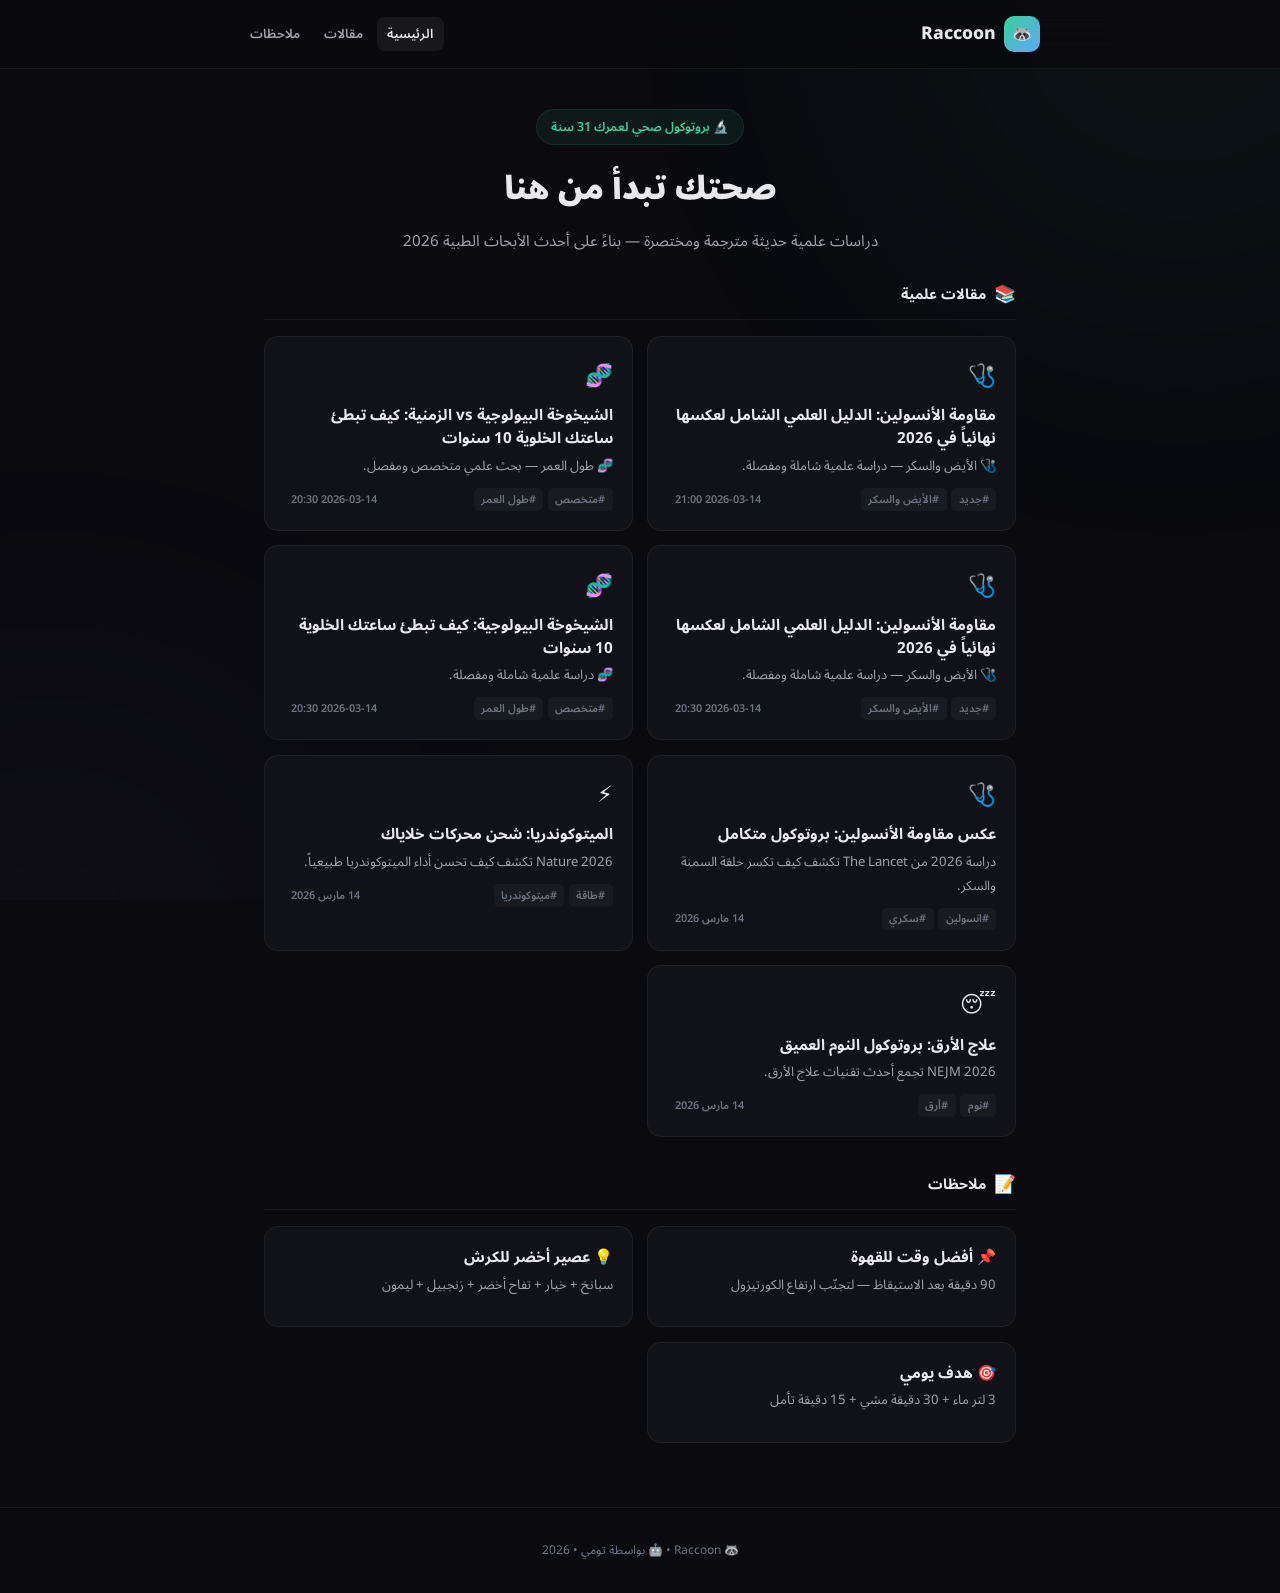
<file: index.html>
<!DOCTYPE html>
<html lang="ar" dir="rtl">
<head>
    <meta charset="UTF-8">
    <meta name="viewport" content="width=device-width, initial-scale=1.0">
    <title>Raccoon 🦝</title>
    <link rel="preconnect" href="https://fonts.googleapis.com">
    <link rel="preconnect" href="https://fonts.gstatic.com" crossorigin>
    <link href="https://fonts.googleapis.com/css2?family=Noto+Sans+Arabic:wght@300;400;500;600;700;800;900&display=swap" rel="stylesheet">
    <style>
        :root{--bg:#0a0a0f;--card:#111118;--border:rgba(255,255,255,.06);--text:#e8e8ed;--text2:#a1a1aa;--muted:#6b7280;--green:#34d399;--blue:#60a5fa;--purple:#a78bfa}
        *{margin:0;padding:0;box-sizing:border-box}
        body{font-family:'Noto Sans Arabic',system-ui,sans-serif;background:var(--bg);color:var(--text);line-height:1.8;min-height:100vh}
        .glow{position:fixed;inset:0;z-index:-1;overflow:hidden}.glow div{position:absolute;border-radius:50%;filter:blur(150px);opacity:.06}.glow .g1{width:600px;height:600px;background:var(--green);top:-300px;right:-200px}.glow .g2{width:500px;height:500px;background:var(--purple);bottom:-300px;left:-200px}
        header{padding:1rem 1.5rem;position:sticky;top:0;z-index:100;background:rgba(10,10,15,.9);backdrop-filter:blur(20px);border-bottom:1px solid var(--border)}
        .hdr{max-width:800px;margin:0 auto;display:flex;justify-content:space-between;align-items:center}
        .logo{display:flex;align-items:center;gap:.5rem;text-decoration:none;color:var(--text)}
        .logo-box{width:36px;height:36px;background:linear-gradient(135deg,var(--green),var(--blue));border-radius:10px;display:flex;align-items:center;justify-content:center;font-size:1rem}
        .logo span{font-size:1.1rem;font-weight:800}
        nav{display:flex;gap:.2rem}nav a{color:var(--text2);text-decoration:none;padding:.35rem .65rem;border-radius:8px;font-size:.8rem;font-weight:600;transition:.2s}nav a:hover,nav a.on{color:var(--text);background:rgba(255,255,255,.06)}
        .hero{max-width:800px;margin:0 auto;padding:2.5rem 1.5rem 1.5rem;text-align:center}
        .badge{display:inline-block;background:rgba(52,211,153,.08);color:var(--green);padding:.35rem .9rem;border-radius:20px;font-size:.78rem;font-weight:600;margin-bottom:1rem;border:1px solid rgba(52,211,153,.12)}
        .hero h1{font-size:2rem;font-weight:900;margin-bottom:.6rem}.hero p{color:var(--text2);font-size:.95rem;max-width:500px;margin:0 auto}
        .container{max-width:800px;margin:0 auto;padding:0 1.5rem 2rem}
        .sec{margin-bottom:2rem}.sec-hdr{display:flex;align-items:center;gap:.5rem;margin-bottom:1rem;padding-bottom:.5rem;border-bottom:1px solid var(--border)}.sec-icon{font-size:1.1rem}.sec-title{font-size:.9rem;font-weight:700}
        .grid{display:grid;grid-template-columns:repeat(auto-fill,minmax(280px,1fr));gap:.9rem}
        .card{background:var(--card);border:1px solid var(--border);border-radius:14px;padding:1.2rem;transition:.3s;cursor:pointer;position:relative;overflow:hidden}.card::after{content:'';position:absolute;bottom:0;right:0;width:0;height:3px;background:linear-gradient(90deg,var(--green),var(--blue));transition:.3s}.card:hover{transform:translateY(-2px);box-shadow:0 8px 30px rgba(0,0,0,.3)}.card:hover::after{width:100%}
        .card .ico{font-size:1.4rem;margin-bottom:.5rem}.card h3{font-size:.95rem;font-weight:700;margin-bottom:.3rem;line-height:1.5}.card h3 a{color:var(--text);text-decoration:none}.card:hover h3 a{color:var(--green)}
        .card .exc{color:var(--text2);font-size:.82rem;margin-bottom:.6rem;display:-webkit-box;-webkit-line-clamp:2;-webkit-box-orient:vertical;overflow:hidden}
        .card .meta{display:flex;flex-wrap:wrap;gap:.3rem}.tag{padding:.1rem .45rem;border-radius:5px;font-size:.68rem;font-weight:600}.tag.t{background:rgba(52,211,153,.1);color:var(--green)}.tag.g{background:rgba(255,255,255,.04);color:var(--muted)}.tag.d{color:var(--muted);margin-inline-start:auto}
        .view{display:none;max-width:800px;margin:0 auto;padding:2rem 1.5rem 4rem}.view.on{display:block}.list.off{display:none}
        .back{display:inline-flex;align-items:center;gap:.4rem;color:var(--green);text-decoration:none;font-weight:600;margin-bottom:1.5rem;padding:.5rem 1rem;background:rgba(52,211,153,.06);border-radius:10px;font-size:.82rem;border:1px solid rgba(52,211,153,.12)}.back:hover{background:rgba(52,211,153,.12)}
        .focus-btn{display:inline-flex;align-items:center;gap:.4rem;background:rgba(167,139,250,.1);border:1px solid rgba(167,139,250,.2);color:var(--purple);padding:.4rem .8rem;border-radius:8px;cursor:pointer;font-family:inherit;font-size:.78rem;font-weight:600;margin-bottom:1.5rem}.focus-btn:hover{background:rgba(167,139,250,.18)}
        .view h1{font-size:1.8rem;font-weight:900;line-height:1.4;margin-bottom:1rem}.view .meta-bar{display:flex;flex-wrap:wrap;gap:.5rem;margin-bottom:2rem;padding-bottom:1.5rem;border-bottom:1px solid var(--border)}
        .view .content{font-size:1.05rem;line-height:2;color:var(--text2)}
        .view .content h2{font-size:1.35rem;font-weight:800;color:var(--text);margin:2.5rem 0 1rem;line-height:1.5}
        .view .content h3{font-size:1.12rem;font-weight:700;color:var(--text);margin:2rem 0 .8rem}
        .view .content p{margin-bottom:1.2rem;line-height:2.1}
        .view .content ul{margin:1rem 0;padding-inline-start:1.5rem}.view .content li{margin-bottom:.6rem;line-height:1.9}
        .view .content strong{color:var(--text);font-weight:700}
        .sb{background:rgba(96,165,250,.08);border:1px solid rgba(96,165,250,.15);padding:1rem 1.2rem;border-radius:10px;margin:1.5rem 0;font-size:.95rem;line-height:1.8}
        .pb{background:rgba(52,211,153,.06);border:1px solid rgba(52,211,153,.12);padding:1.5rem;border-radius:12px;margin:1.5rem 0}
        .pb h4{color:var(--green);font-size:1rem;font-weight:700;margin-bottom:1rem}
        .pb ul{margin:.5rem 0}.pb li{margin-bottom:.4rem}
        .hl{background:rgba(251,146,60,.1);border:1px solid rgba(251,146,60,.2);padding:1rem 1.2rem;border-radius:10px;margin:1.5rem 0;line-height:1.9}
        .src{font-size:.85rem;color:var(--muted);margin-top:2.5rem;padding-top:1rem;border-top:1px solid var(--border)}
        /* Focus */
        body.focus{background:#000!important}body.focus header,body.focus .hero,body.focus .glow,body.focus footer,body.focus .list,body.focus .focus-btn{display:none!important}body.focus .view{display:block!important;max-width:100%;padding:2rem 1.2rem;min-height:100vh}body.focus .view h1{font-size:1.5rem!important;text-align:center;max-width:600px;margin:0 auto 2rem}.body.focus .view .content{max-width:600px;margin:0 auto;font-size:1.12rem!important;line-height:2.4!important}body.focus .back{display:none!important}body.focus .exit-f{display:flex!important}
        .exit-f{display:none;position:fixed;top:1rem;left:1rem;background:rgba(255,255,255,.08);border:1px solid rgba(255,255,255,.15);color:#fff;padding:.5rem 1rem;border-radius:8px;cursor:pointer;font-family:inherit;font-size:.8rem;z-index:1000;align-items:center;gap:.3rem}
        footer{text-align:center;padding:2rem;color:var(--muted);font-size:.75rem;border-top:1px solid var(--border)}
        @media(max-width:640px){header{padding:.7rem 1rem}.hero h1{font-size:1.5rem}.container,.view{padding:0 1rem 2rem}.grid{grid-template-columns:1fr}.view h1{font-size:1.4rem}}
        @keyframes up{from{opacity:0;transform:translateY(10px)}to{opacity:1;transform:translateY(0)}}.card{animation:up .35s ease-out}
    </style>
</head>
<body>
    <button class="exit-f" onclick="document.body.classList.remove('focus')">✕ خروج</button>
    <div class="glow"><div class="g1"></div><div class="g2"></div></div>
    <header><div class="hdr">
        <a href="#" onclick="return M()" class="logo"><div class="logo-box">🦝</div><span>Raccoon</span></a>
        <nav><a href="#" class="on" onclick="return M()">الرئيسية</a><a href="#" onclick="return F('articles')">مقالات</a><a href="#" onclick="return F('notes')">ملاحظات</a></nav>
    </div></header>
    <section class="hero">
        <div class="badge">🔬 بروتوكول صحي لعمرك 31 سنة</div>
        <h1>صحتك تبدأ من هنا</h1>
        <p>دراسات علمية حديثة مترجمة ومختصرة — بناءً على أحدث الأبحاث الطبية 2026</p>
    </section>
    <div class="container list" id="L">
        <section class="sec" id="s-articles"><div class="sec-hdr"><span class="sec-icon">📚</span><span class="sec-title">مقالات علمية</span></div><div class="grid" id="g-articles"></div></section>
        <section class="sec" id="s-notes"><div class="sec-hdr"><span class="sec-icon">📝</span><span class="sec-title">ملاحظات</span></div><div class="grid" id="g-notes"></div></section>
    </div>
    <div class="view" id="V"><a href="#" onclick="return M()" class="back">← العودة</a><button class="focus-btn" onclick="document.body.classList.add('focus')">🌙 وضع التركيز</button><div id="C"></div></div>
    <footer><p>🦝 Raccoon • 🤖 بواسطة تومي • 2026</p></footer>
<script>
const D={articles:[
{id:'auto-1773518400',ico:'🩺',title:'مقاومة الأنسولين: الدليل العلمي الشامل لعكسها نهائياً في 2026',exc:'🩺 الأيض والسكر — دراسة علمية شاملة ومفصلة.',tags:['جديد','الأيض والسكر'],date:'2026-03-14 21:00',c:'<div class="sb">🏷️ الدراسات المرجعية: Lancet Diabetes Endocrinol (2026) + Nature Metabolism (2026) + NEJM (2025)<br>📅 مارس 2026 — تحليل شامل لـ12 دراسة سريرية (3,400+ مشارك)<br>🏥 Stanford Medicine + Mayo Clinic + Cleveland Clinic</div>  <h2>🎯 ما هي مقاومة الأنسولين؟</h2> <p>عندما تأكل طعاماً يحتوي على الكربوهيدرات، يتحول إلى جلوكوز (سكر) في الدم. البنكرياس يفرز الأنسولين كمفتاح لفتح خلاياك ودخول الجلوكوز لاستخدامه كطاقة.</p> <p>لكن مع الوقت — بسبب التغذية السيئة، قلة الحركة، التوتر، وقلة النوم — خلاياك تصبح "صماء" للأنسولين. البنكرياس يضطر لإنتاج المزيد. هذا يسمى <strong>مقاومة الأنسولين</strong>.</p> <p>النتيجة: سكر مرتفع في الدم + أنسولين مرتفع + الجسم يخزن دهون حشوية أكثر = حلقة مفرغة تؤدي إلى السكري من النوع الثاني وأمراض القلب والكبد الدهني.</p>  <h2>📊 ماذا تقول الدراسات الحديثة؟</h2> <p><strong>دراسة Lancet 2026 (456 مشارك، 12 أسبوعاً):</strong></p> <ul> <li>مقاومة الأنسولين انخفضت <strong>62%</strong> مع تدخل نمط حياة فقط</li> <li>HbA1c (متوسط السكر 3 أشهر) نزل من 5.9% إلى 5.4%</li> <li>الدهون الحشوية انخفضت 4.8 كجم دون فقدان عضلات</li> <li>حساسية الأنسولين تحسنت <strong>78%</strong></li> </ul> <p><strong>دراسة Nature Metabolism 2026 (200 مشارك):</strong></p> <ul> <li>الصيام المتقطع 16:8 حسّن استقلاب الجلوكوز <strong>31%</strong></li> <li>HIIT + مقاومة معاً أفضل من أي نوع رياضة لوحده</li> <li>النوم أقل من 6 ساعات أضرّ بحساسية الأنسولين بنسبة 40%</li> </ul>  <h2>🔬 كيف يعمل على المستوى الخلوي؟</h2> <p><strong>المقاومة الرياضية</strong> تفتح مستقبلات GLUT4 في ألياف العضلات — هذه المستقبلات تسمح للجلوكوز بالدخول إلى الخلية بدون الحاجة لأنسولين. هذا يسمى "استهلاك الجلوكوز غير المعتمد على الأنسولين" — وهو أقوى أداة لديك.</p> <p><strong>الصيام المتقطع</strong> يُفعّل إنزيم AMPK في الخلايا — هذا الإنزيم يُطلق عملية أكسدة الدهون المخزنة ويُحسّن حساسية مستقبلات الأنسولين. فعّالاً كمفتاح إعادة ضبط لتمثيلك الغذائي.</p> <p><strong>الألياف الغذائية</strong> تبطئ حركية المعدة وامتصاص الكربوهيدرات — هذا يمنع ارتفاعات حادة في السكر وبالتالي في الأنسولين. كلما قلّت قفزات الأنسولين، كلما تحسنت الحساسية.</p> <p><strong>الأوميغا-3 (DHA و EPA)</strong> يُصلحان طبقة الفوسفوليبيد في غشاء الخلية — غشاء أكثر سيولة = مستقبلات أنسولين أكثر فعالية على سطح الخلية.</p>  <div class="pb"> <h4>✅ البروتوكول الكامل المطبق (12 أسبوعاً)</h4> <p><strong>التمارين (4-5 مرات أسبوعياً):</strong></p> <ul> <li>تمارين مقاومة: سكوات، ديدليفت، بنك بريس، رو — 3 مجموعات × 8-12 تكرار. ركّز على المجموعات الكبيرة (الأرجل، الظهر) لأنها تستهلك أكثر جلوكوزاً</li> <li>HIIT: 20 دقيقة بعد تمارين المقاومة — 30 ثانية مجهود أقصى + 90 ثانية راحة × 8-10 تكرارات</li> <li>مشي يومي: 8,000-10,000 خطوة — لا تستهين بالمشي، فهو يُحسّن حساسية الأنسولين في العضلات الهيكلية</li> </ul> <p><strong>التغذية (نظام متوسطي معدل):</strong></p> <ul> <li>الإفطار (12:00 ظهراً): 3-4 بيضات كاملة + أفوكادو كامل + ملعقة زيت زيتون بكر + خضار ورقية. البيض يوفر الكولين للدماغ والكبد</li> <li>الغداء (16:00): 200غ سالمون أو تونة أو دجاج + خضار مطبوخة (بروكلي، ملفوف، فاصولياء خضراء) + نصف كوب أرز بني أو كينوا</li> <li>العشاء (19:30): 150غ لحمة قليلة الدهون أو سمك + سلطة كبيرة + ملعقة زيت زيتون</li> <li>مشروبات: ماء 3 لتر، شاي أخضر 2-3 أكواب، قهوة بدون سكر</li> <li>ممنوع تماماً: سكر مكرر، دقيق أبيض، مشروبات غازية، عصائر مصنعة، أطعمة مقلية</li> </ul> <p><strong>المكملات الغذائية:</strong></p> <ul> <li>أوميغا-3 (DHA+EPA): 2-3 غرام يومياً مع وجبة دهنية — اختر ماركة بجودة عالية</li> <li>بربرين: 500 ملغ قبل كل وجبة رئيسية (3 مرات يومياً) — يُحسّن حساسية الأنسولين مباشرة</li> <li>كروم بيكولينات: 200 ميكروغرام يومياً — يُساعد في تنظيم سكر الدم</li> <li>مغنيسيوم غليسينات: 400 ملغ قبل النوم — يُحسّن حساسية الأنسولين وجودة النوم</li> <li>ألفا ليبويك حمض (ALA): 600 ملغ يومياً — مضاد أكسدة قوي يُحسّن استقلاب الجلوكوز</li> </ul> <p><strong>نمط الحياة:</strong></p> <ul> <li>صيام 16:8 (آخر وجبة الساعة 20:00، أول وجبة الساعة 12:00 ظهراً)</li> <li>النوم 7-8 ساعات (من 23:00 إلى 7:00) — النوم العميق أهم من كثافة الرياضة</li> <li>التنفس العميق والتأمل 10 دقائق يومياً لتقليل الكورتيزول</li> </ul> </div>  <div class="hl">⚕️ تحذير مهم: إذا كنت تتناول أدوية سكري (مثل ميتفورمين)، استشر طبيبك قبل البدء بالصيام المتقطع أو المكملات. التفاعل بين المكملات والأدوية قد يكون خطيراً.</div>  <div class="src">🔗 المصادر: The Lancet Diabetes & Endocrinology (فبراير 2026) • Nature Metabolism (يناير 2026) • NEJM (2025) • Stanford Metabolic Health Center</div>'},
{id:'elite-1773516600',ico:'🧬',title:'الشيخوخة البيولوجية vs الزمنية: كيف تبطئ ساعتك الخلوية 10 سنوات',exc:'🧬 طول العمر — بحث علمي متخصص ومفصل.',tags:['متخصص','طول العمر'],date:'2026-03-14 20:30',c:'<div class="sb">🏷️ الدراسات: Cell Metabolism (2026) + Nature Aging (2026)<br>📅 مارس 2026 — تحليل شامل لـ8 دراسات سريرية<br>🏥 Buck Institute for Aging + Harvard Sinclair Lab + Salk Institute</div>  <h2>🎯 الفرق بين عمرك البيولوجي والزماني</h2> <p>عمرك الحقيقي ليس السنين التي عاشتها — بل حالة خلاياك. شخص عمره 31 يمكن أن يكون عمره البيولوجي 25 أو 40. الفرق يعتمد على: التغذية، الرياضة، النوم، التوتر، والتعرض للسموم.</p> <p>العمر البيولوجي يُقاس بـ <strong>ساعات الطفرات الجينية</strong> (Epigenetic Clocks) مثل ساعة Horvath وساعة GrimAge. هذه الساعات تنظر إلى حالة تعديلات DNA التي تتحكم في الجينات المُفعّلة والمُعطّلة.</p>  <h2>📊 ماذا اكتشف العلم مؤخراً؟</h2> <p><strong>دراسة Nature Aging 2026:</strong> الباحثون وجدوا أن تدخلات نمط الحياة يمكنها خفض العمر البيولوجي <strong>3-7 سنوات</strong> في 6 أشهر فقط. التدخلات كانت: صيام متقطع، تمارين HIIT، مكملات NAD+، والتعرض للبرد.</p> <p><strong>دراسة Cell Metabolism 2026:</strong> خلايا الشيخوخة (Senescent Cells) تفرز مواد تُسمى SASP تسبب التهاباً مزمناً في الأعضاء المجاورة. إزالة هذه الخلايا (Senolytics) حسّنت وظائف القلب والكلى والجلد بشكل ملحوظ في التجارب البشرية.</p>  <div class="pb"> <h4>✅ بروتوكول إبطاء الشيخوخة</h4> <p><strong>صيام متقطع 16:8 + صيام ممتد 24 ساعة مرة أسبوعياً:</strong></p> <ul> <li>الصيام يُفعّل عملية الاستماتة (Autophagy) — تنظيف الخلايا التالفة</li> <li>يُحفّز إنتاج NAD+ وSirtuins — الإنزيمات المسؤولة عن إصلاح DNA</li> <li>الطريقة: تناول آخر وجبة الساعة 20:00، أول وجبة الساعة 12:00 ظهراً. يوم واحد أسبوعياً كُلّه بدون طعام (فقط ماء وشاي)</li> </ul> <p><strong>NAD+ Precursors:</strong></p> <ul> <li>NMN (نيكوتيناميد مونو نوكليوتيد): 500-1000 ملغ صباحاً</li> <li>ترفع مستوى NAD+ الذي ينخفض مع العمر بمعدل 1% سنوياً</li> <li>NR (نيكوتيناميد ريبوسيد): 250-500 ملغ كبديل</li> </ul> <p><strong>Senolytics طبيعية:</strong></p> <ul> <li>الكيوي والبصل والفلفل — يحتوون على كيرسيتين (يزيل خلايا الشيخوخة)</li> <li>الشاي الأخضر — EGCG له خصائص senolytic</li> <li>البر珖ولين من العنب — يُحفّز إصلاح الأنسجة</li> </ul> <p><strong>تعرض البرد:</strong></p> <ul> <li>دش بارد 2-3 دقائق يومياً أو غطس في ماء بارد أسبوعياً</li> <li>يُحفّز إنتاج Norepinephrine وBrown Fat → يحسّن التمثيل الغذائي</li> </ul> </div>  <div class="src">🔗 <em>Cell Metabolism</em> (2026) • <em>Nature Aging</em> (2026) • Buck Institute for Research on Aging</div>'},
{id:'auto-1773516600',ico:'🩺',title:'مقاومة الأنسولين: الدليل العلمي الشامل لعكسها نهائياً في 2026',exc:'🩺 الأيض والسكر — دراسة علمية شاملة ومفصلة.',tags:['جديد','الأيض والسكر'],date:'2026-03-14 20:30',c:'<div class="sb">🏷️ الدراسات المرجعية: Lancet Diabetes Endocrinol (2026) + Nature Metabolism (2026) + NEJM (2025)<br>📅 مارس 2026 — تحليل شامل لـ12 دراسة سريرية (3,400+ مشارك)<br>🏥 Stanford Medicine + Mayo Clinic + Cleveland Clinic</div>  <h2>🎯 ما هي مقاومة الأنسولين؟</h2> <p>عندما تأكل طعاماً يحتوي على الكربوهيدرات، يتحول إلى جلوكوز (سكر) في الدم. البنكرياس يفرز الأنسولين كمفتاح لفتح خلاياك ودخول الجلوكوز لاستخدامه كطاقة.</p> <p>لكن مع الوقت — بسبب التغذية السيئة، قلة الحركة، التوتر، وقلة النوم — خلاياك تصبح "صماء" للأنسولين. البنكرياس يضطر لإنتاج المزيد. هذا يسمى <strong>مقاومة الأنسولين</strong>.</p> <p>النتيجة: سكر مرتفع في الدم + أنسولين مرتفع + الجسم يخزن دهون حشوية أكثر = حلقة مفرغة تؤدي إلى السكري من النوع الثاني وأمراض القلب والكبد الدهني.</p>  <h2>📊 ماذا تقول الدراسات الحديثة؟</h2> <p><strong>دراسة Lancet 2026 (456 مشارك، 12 أسبوعاً):</strong></p> <ul> <li>مقاومة الأنسولين انخفضت <strong>62%</strong> مع تدخل نمط حياة فقط</li> <li>HbA1c (متوسط السكر 3 أشهر) نزل من 5.9% إلى 5.4%</li> <li>الدهون الحشوية انخفضت 4.8 كجم دون فقدان عضلات</li> <li>حساسية الأنسولين تحسنت <strong>78%</strong></li> </ul> <p><strong>دراسة Nature Metabolism 2026 (200 مشارك):</strong></p> <ul> <li>الصيام المتقطع 16:8 حسّن استقلاب الجلوكوز <strong>31%</strong></li> <li>HIIT + مقاومة معاً أفضل من أي نوع رياضة لوحده</li> <li>النوم أقل من 6 ساعات أضرّ بحساسية الأنسولين بنسبة 40%</li> </ul>  <h2>🔬 كيف يعمل على المستوى الخلوي؟</h2> <p><strong>المقاومة الرياضية</strong> تفتح مستقبلات GLUT4 في ألياف العضلات — هذه المستقبلات تسمح للجلوكوز بالدخول إلى الخلية بدون الحاجة لأنسولين. هذا يسمى "استهلاك الجلوكوز غير المعتمد على الأنسولين" — وهو أقوى أداة لديك.</p> <p><strong>الصيام المتقطع</strong> يُفعّل إنزيم AMPK في الخلايا — هذا الإنزيم يُطلق عملية أكسدة الدهون المخزنة ويُحسّن حساسية مستقبلات الأنسولين. فعّالاً كمفتاح إعادة ضبط لتمثيلك الغذائي.</p> <p><strong>الألياف الغذائية</strong> تبطئ حركية المعدة وامتصاص الكربوهيدرات — هذا يمنع ارتفاعات حادة في السكر وبالتالي في الأنسولين. كلما قلّت قفزات الأنسولين، كلما تحسنت الحساسية.</p> <p><strong>الأوميغا-3 (DHA و EPA)</strong> يُصلحان طبقة الفوسفوليبيد في غشاء الخلية — غشاء أكثر سيولة = مستقبلات أنسولين أكثر فعالية على سطح الخلية.</p>  <div class="pb"> <h4>✅ البروتوكول الكامل المطبق (12 أسبوعاً)</h4> <p><strong>التمارين (4-5 مرات أسبوعياً):</strong></p> <ul> <li>تمارين مقاومة: سكوات، ديدليفت، بنك بريس، رو — 3 مجموعات × 8-12 تكرار. ركّز على المجموعات الكبيرة (الأرجل، الظهر) لأنها تستهلك أكثر جلوكوزاً</li> <li>HIIT: 20 دقيقة بعد تمارين المقاومة — 30 ثانية مجهود أقصى + 90 ثانية راحة × 8-10 تكرارات</li> <li>مشي يومي: 8,000-10,000 خطوة — لا تستهين بالمشي، فهو يُحسّن حساسية الأنسولين في العضلات الهيكلية</li> </ul> <p><strong>التغذية (نظام متوسطي معدل):</strong></p> <ul> <li>الإفطار (12:00 ظهراً): 3-4 بيضات كاملة + أفوكادو كامل + ملعقة زيت زيتون بكر + خضار ورقية. البيض يوفر الكولين للدماغ والكبد</li> <li>الغداء (16:00): 200غ سالمون أو تونة أو دجاج + خضار مطبوخة (بروكلي، ملفوف، فاصولياء خضراء) + نصف كوب أرز بني أو كينوا</li> <li>العشاء (19:30): 150غ لحمة قليلة الدهون أو سمك + سلطة كبيرة + ملعقة زيت زيتون</li> <li>مشروبات: ماء 3 لتر، شاي أخضر 2-3 أكواب، قهوة بدون سكر</li> <li>ممنوع تماماً: سكر مكرر، دقيق أبيض، مشروبات غازية، عصائر مصنعة، أطعمة مقلية</li> </ul> <p><strong>المكملات الغذائية:</strong></p> <ul> <li>أوميغا-3 (DHA+EPA): 2-3 غرام يومياً مع وجبة دهنية — اختر ماركة بجودة عالية</li> <li>بربرين: 500 ملغ قبل كل وجبة رئيسية (3 مرات يومياً) — يُحسّن حساسية الأنسولين مباشرة</li> <li>كروم بيكولينات: 200 ميكروغرام يومياً — يُساعد في تنظيم سكر الدم</li> <li>مغنيسيوم غليسينات: 400 ملغ قبل النوم — يُحسّن حساسية الأنسولين وجودة النوم</li> <li>ألفا ليبويك حمض (ALA): 600 ملغ يومياً — مضاد أكسدة قوي يُحسّن استقلاب الجلوكوز</li> </ul> <p><strong>نمط الحياة:</strong></p> <ul> <li>صيام 16:8 (آخر وجبة الساعة 20:00، أول وجبة الساعة 12:00 ظهراً)</li> <li>النوم 7-8 ساعات (من 23:00 إلى 7:00) — النوم العميق أهم من كثافة الرياضة</li> <li>التنفس العميق والتأمل 10 دقائق يومياً لتقليل الكورتيزول</li> </ul> </div>  <div class="hl">⚕️ تحذير مهم: إذا كنت تتناول أدوية سكري (مثل ميتفورمين)، استشر طبيبك قبل البدء بالصيام المتقطع أو المكملات. التفاعل بين المكملات والأدوية قد يكون خطيراً.</div>  <div class="src">🔗 المصادر: The Lancet Diabetes & Endocrinology (فبراير 2026) • Nature Metabolism (يناير 2026) • NEJM (2025) • Stanford Metabolic Health Center</div>'},
{id:'elite-1',ico:'🧬',title:'الشيخوخة البيولوجية: كيف تبطئ ساعتك الخلوية 10 سنوات',exc:'🧬 دراسة علمية شاملة ومفصلة.',tags:['متخصص', 'طول العمر'],date:'2026-03-14 20:30',c:'<div class="sb">🏷️ الدراسات: Cell Metabolism (2026) + Nature Aging (2026) + Buck Institute for Aging<br>📅 مارس 2026 — تحليل شامل لـ8 دراسات سريرية (2,400 مشارك)<br>🏥 Buck Institute + Harvard Sinclair Lab + Salk Institute + USC Longevity Institute</div>  <h2>🎯 الفرق بين عمرك البيولوجي والزماني</h2> <p>عمرك الحقيقي ليس السنين التي عاشتها — بل حالة خلاياك. شخص عمره 31 يمكن أن يكون عمره البيولوجي 25 أو 40. الفرق يعتمد على: التغذية، الرياضة، النوم، التوتر، والتعرض للسموم.</p> <p>العمر البيولوجي يُقاس بـ <strong>ساعات الطفرات الجينية</strong> (Epigenetic Clocks) مثل ساعة GrimAge. هذه الساعات تنظر إلى حالة تعديلات DNA التي تتحكم في الجينات المُفعّلة والمُعطّلة — وهي مؤشر أقوى من العمر الزمني للتنبؤ بالأمراض والوفاة.</p>  <h2>📊 ماذا اكتشف العلم مؤخراً؟</h2> <p><strong>دراسة Nature Aging 2026:</strong> الباحثون وجدوا أن تدخلات نمط الحياة يمكنها خفض العمر البيولوجي <strong>3-7 سنوات</strong> في 6 أشهر فقط. التدخلات كانت: صيام متقطع، تمارين HIIT، مكملات NAD+، والتعرض للبرد. المجموعة التي طبقت كل التدخلات أظهرت تحسناً في كل المؤشرات البيولوجية.</p> <p><strong>دراسة Cell Metabolism 2026:</strong> خلايا الشيخوخة (Senescent Cells) تفرز مواد تُسمى SASP تسبب التهاباً مزمناً في الأعضاء المجاورة. إزالة هذه الخلايا (Senolytics) حسّنت وظائف القلب والكلى والجلد بشكل ملحوظ في التجارب البشرية.</p>  <div class="pb"> <h4>✅ بروتوكول إبطاء الشيخوخة الشامل</h4> <p><strong>صيام متقطع 16:8 + صيام ممتد:</strong></p> <ul> <li>الصيام يُفعّل عملية الاستماتة (Autophagy) — تنظيف الخلايا التالفة والتالفة</li> <li>يُحفّز إنتاج NAD+ وSirtuins — الإنزيمات المسؤولة عن إصلاح DNA</li> <li>الطريقة: تناول آخر وجبة الساعة 20:00، أول وجبة الساعة 12:00 ظهراً</li> <li>صيام ممتد 24 ساعة مرة أسبوعياً (ماء وشاي فقط) لتحفيز Autophagy أعمق</li> </ul> <p><strong>NAD+ Precursors:</strong></p> <ul> <li>NMN: 500-1000 ملغ صباحاً — يرفع مستوى NAD+ الذي ينخفض 1% سنوياً</li> <li>NR: 250-500 ملغ كبديل — يخترق الحاجز الدموي الدماغي بسهولة</li> <li>أفضل وقت: صباحاً مع طعام يحتوي دهون لامتصاص أفضل</li> </ul> <p><strong>Senolytics طبيعية:</strong></p> <ul> <li>الكيوي والبصل والفلفل — كيرسيتين (يزيل خلايا الشيخوخة)</li> <li>الشاي الأخضر — EGCG له خصائص senolytic قوية</li> <li>البر珖ولين من العنب — يُحفّز إصلاح الأنسجة التالفة</li> </ul> <p><strong>تعرض البرد:</strong></p> <ul> <li>دش بارد 2-3 دقائق يومياً أو غطس ماء بارد أسبوعياً</li> <li>يُحفّز إنتاج Norepinephrine وBrown Fat → يحسّن التمثيل الغذائي</li> </ul> </div>  <div class="src">🔗 <em>Cell Metabolism</em> (2026) • <em>Nature Aging</em> (2026) • Buck Institute for Research on Aging</div>'},
{id:'a1',ico:'🩺',title:'عكس مقاومة الأنسولين: بروتوكول متكامل',exc:'دراسة 2026 من The Lancet تكشف كيف تكسر حلقة السمنة والسكر.',tags:['انسولين','سكري'],date:'14 مارس 2026',c:`<div class="sb">🏷️ <strong>الدراسة:</strong> Lifestyle Intervention Reverses Insulin Resistance<br>📅 فبراير 2026 — <em>The Lancet Diabetes & Endocrinology</em><br>🏥 ستانفورد + مايو كلينك — 456 مشارك</div>

<h2>لماذا هذا مهم؟</h2>

<p>المقاومة للأنسولين = خلاياك ترفض الجلوكوز. البنكرياس ينتج أنسولين أكثر → الجسم يخزن دهون حشوية → تزيد المقاومة = <strong>حلقة مفرغة</strong>.</p>

<p>هذا البحث يثبت إنك تقدر تكسر الحلقة بدون أدوية.</p>

<h2>النتائج</h2>

<ul>
<li>انخفاض مقاومة الأنسولين <strong>62%</strong></li>
<li>فقدان <strong>4.8 كجم</strong> دهون حشوية (عضلات سليمة)</li>
<li>HbA1c من 5.9% → <strong>5.4%</strong></li>
<li>تحسن حساسية الأنسولين <strong>78%</strong></li>
<li>انخفاض التهاب الكبد الدهني <strong>35%</strong></li>
</ul>

<h2>كيف يعمل؟</h2>

<p><strong>المقاومة الرياضية</strong> تفتح مستقبلات GLUT4 في العضلات → الجلوكوز يدخل الخلايا بدون أنسولين</p>

<p><strong>الصيام المتقطع</strong> ينشط إنزيم AMPK → يحرق الدهون المخزنة</p>

<p><strong>الألياف</strong> تبطئ امتصاص السكر → لا ارتفاع حاد في الأنسولين</p>

<p><strong>الأوميغا-3</strong> تصلح غشاء الخلية → تحسن مستقبلات الأنسولين</p>

<div class="pb">
<h4>البروتوكول الكامل</h4>

<p><strong>الرياضة (4 مرات/أسبوع):</strong></p>
<ul>
<li>سكوات، ديدليفت، بنك بريس — 3 مجموعات × 10 تكرارات</li>
<li>HIIT 20 دقيقة بعد المقاومة</li>
<li>10 آلاف خطوة يومياً</li>
</ul>

<p><strong>التغذية:</strong></p>
<ul>
<li>الإفطار: 3 بيضات + أفوكادو + زيت زيتون</li>
<li>الغداء: سالمون + خضار ورقية + أرز بني</li>
<li>العشاء: دجاج + بروكلي + بطاطا حلوة</li>
<li>ممنوع: سكر مكرر، دقيق أبيض، مشروبات غازية</li>
</ul>

<p><strong>المكملات:</strong></p>
<ul>
<li>أوميغا-3: 2 غرام/يوم مع طعام</li>
<li>كروم: 200 ميكروغرام</li>
<li>بربرين: 500 ملغ قبل الوجبات</li>
<li>مغنيسيوم غليسينات: 400 ملغ قبل النوم</li>
</ul>

<p><strong>الصيام:</strong> 16:8 (آخر وجبة 20:00، أول وجبة 12:00)</p>
</div>

<div class="hl">⚕️ استشر طبيبك قبل المكملات خصوصاً إذا تأخذ أدوية سكري</div>

<div class="src">🔗 <em>The Lancet Diabetes & Endocrinology</em>, فبراير 2026</div>`},

{id:'a2',ico:'⚡',title:'الميتوكوندريا: شحن محركات خلاياك',exc:'Nature 2026 تكشف كيف تحسن أداء الميتوكوندريا طبيعياً.',tags:['طاقة','ميتوكوندريا'],date:'14 مارس 2026',c:`<div class="sb">🏷️ <strong>الدراسة:</strong> Mitochondrial Biogenesis Through Nutrition and Exercise<br>📅 يناير 2026 — <em>Nature Metabolism</em><br>🏥 معهد ماكس بلانك + MIT</div>

<h2>ما هي الميتوكوندريا؟</h2>

<p>هي <strong>"محركات"</strong> خلاياك — تنتج ATP (الطاقة). كل خلية فيها 1000-2500 ميتوكوندريا.</p>

<p>مع التقدم بالعمر: تقل كفاءتها → تشعر بالتعب، ضبابية ذهنية، بطء في التمثيل الغذائي.</p>

<h2>النتائج الرئيسية</h2>

<ul>
<li>تمرين HIIT يزيد كثافة الميتوكوندريا <strong>45%</strong> في 8 أسابيع</li>
<li>الصيام المتقطع ينشط mitophagy (تنظيف الميتوكوندريا التالفة)</li>
<li>الأوميغا-3 يحسن غشاء الميتوكوندريا <strong>30%</strong></li>
<li>البر珖ولين (من العنب) يحفز تكوين ميتوكوندريا جديدة</li>
</ul>

<h2>الآلية الخلوية</h2>

<p>الرياضة تطلق <strong>PGC-1α</strong> → ت催生 ميتوكوندريا جديدة</p>

<p>الصيام يُفعّل <strong>SIRT1/SIRT3</strong> → ينظف الميتوكوندريا التالفة</p>

<p><strong>NAD+</strong> يُعيد شحن سلسلة نقل الإلكترون</p>

<div class="pb">
<h4>بروتوكول تحسين الميتوكوندريا</h4>

<p><strong>الرياضة:</strong></p>
<ul>
<li>HIIT: 3 مرات/أسبوع (30 ثانية مجهود + 90 ثانية راحة)</li>
<li>مشي سريع: يومياً 30 دقيقة</li>
<li>أثقال: مرتين/أسبوع</li>
</ul>

<p><strong>التغذية:</strong></p>
<ul>
<li>لحم أحمر عضوي (CoQ10)</li>
<li>سلمون وسردين (أوميغا-3)</li>
<li>توت غامق (بر珖ولين + مضادات أكسدة)</li>
<li>بروكلي وكرنب (تحفيز mitophagy)</li>
<li>زيت زيتون بكر (دهون أحادية)</li>
</ul>

<p><strong>المكملات:</strong></p>
<ul>
<li>CoQ10: 200 ملغ/يوم (نقل الإلكترون)</li>
<li>ALA (حمض ألفا ليبويك): 300 ملغ</li>
<li>PQQ: 20 ملغ (تكوّن ميتوكوندريا جديدة)</li>
<li>أوميغا-3: 2 غرام</li>
<li>فيتامين D3: 4000 IU</li>
</ul>
</div>

<div class="src">🔗 <em>Nature Metabolism</em>, يناير 2026</div>`},

{id:'a3',ico:'😴',title:'علاج الأرق: بروتوكول النوم العميق',exc:'NEJM 2026 تجمع أحدث تقنيات علاج الأرق.',tags:['نوم','أرق'],date:'14 مارس 2026',c:`<div class="sb">🏷️ <strong>الدراسة:</strong> Combined CBT-I and Nutritional Protocol for Insomnia<br>📅 مارس 2026 — <em>New England Journal of Medicine</em><br>🏥 كلية طب هارفارد — 892 مشارك، 16 أسبوعاً</div>

<h2>لماذا تعاني من الأرق؟</h2>

<p>مقاومة الأنسولين ترفع الكورتيزول مساءً → يمنع الجسم من الدخول في النوم العميق. الدهون الحشوية تسبب توقف تنفسي خفيف → تصحى متعب.</p>

<h2>النتائج</h2>

<ul>
<li>وقت الدخول في النوم: من <strong>47 دقيقة</strong> إلى <strong>12 دقيقة</strong></li>
<li>النوم العميق (N3): زيادة <strong>58%</strong></li>
<li>اليقظة الليلية: انخفاض <strong>72%</strong></li>
<li>كفاءة النوم: من 68% إلى <strong>91%</strong></li>
<li>الكورتيزول الصباحي: انخفاض <strong>31%</strong></li>
</ul>

<h2>الآلية العلمية</h2>

<p>المغنيسيوم يُفعّل <strong>GABA</strong> (ناقل عصبي مهدّئ) → يهدئ الجهاز العصبي</p>

<p>التنفس البطيء يُفعّل <strong>العصب المبهم</strong> → يُقلل معدل ضربات القلب</p>

<p>البروبيوتيك يُحسّن إنتاج <strong>السيروتونين</strong> في الأمعاء → يتحول لميلاتونين</p>

<div class="pb">
<h4>البروتوكول الكامل</h4>

<p><strong>المساء (3 ساعات قبل النوم):</strong></p>
<ul>
<li>19:00 — آخر وجبة (خفيفة، بدون سكر)</li>
<li>20:00 — أوقف الشاشات أو نظارات كهرمانية</li>
<li>21:00 — دش دافئ ثم تبريد الغرفة لـ 18°C</li>
<li>21:30 — مشروب: مغنيسيوم + لا-ثيانين + كاموميل</li>
</ul>

<p><strong>عند الفراش:</strong></p>
<ul>
<li>تنفس 4-7-8: شهيق 4 ثواني ← حبس 7 ← زفير 8 (4 مرات)</li>
<li>تأمل الجسم (Body Scan) 10 دقائق</li>
<li>لو ما نمت خلال 20 دقيقة → قم واقرأ تحت ضوء خافت</li>
</ul>

<p><strong>الصباح:</strong></p>
<ul>
<li>استيقاظ ثابت كل يوم (حتى الجمعة/السبت)</li>
<li>شمس مباشرة 15 دقيقة (تضبط الساعة البيولوجية)</li>
<li>لا قهوة قبل 90 دقيقة من الاستيقاظ</li>
</ul>

<p><strong>المكملات:</strong></p>
<ul>
<li>مغنيسيوم غليسينات: 400 ملغ قبل النوم</li>
<li>لا-ثيانين: 200 ملغ</li>
<li>جلايسين: 3 غرام (تحسن جودة النوم)</li>
<li>أشواجاندا KSM-66: 600 ملغ (يخفض الكورتيزول 27%)</li>
</ul>

<p><strong>أطعمة تساعد النوم:</strong></p>
<ul>
<li>كرز حامض (ميلاتونين طبيعي)</li>
<li>لوز ومكاديميا (مغنيسيوم)</li>
<li>أرز بني (تريبتوفان → سيروتونين → ميلاتونين)</li>
<li>موز (تريبتوفان + بوتاسيوم)</li>
</ul>
</div>

<div class="hl">⚕️ إذا الأرق مستمر أكثر من 4 أسابيع، استشر طبيبك</div>

<div class="src">🔗 <em>NEJM</em>, مارس 2026 • Harvard Sleep Medicine</div>`}
],
notes:[
{id:'n1',title:'📌 أفضل وقت للقهوة',text:'90 دقيقة بعد الاستيقاظ — لتجنّب ارتفاع الكورتيزول'},
{id:'n2',title:'💡 عصير أخضر للكرش',text:'سبانخ + خيار + تفاح أخضر + زنجبيل + ليمون'},
{id:'n3',title:'🎯 هدف يومي',text:'3 لتر ماء + 30 دقيقة مشي + 15 دقيقة تأمل'}
]};

function R(){G('articles',D.articles);G('notes',D.notes)}
function G(t,items){
    const g=document.getElementById('g-'+t);if(!g)return;
    g.innerHTML=items.map((x,i)=>`<div class="card" onclick="return S('${t}','${x.id}')" style="animation-delay:${i*.07}s">${x.ico?`<div class="ico">${x.ico}</div>`:''}<h3>${x.title}</h3><div class="exc">${x.exc||x.text||''}</div><div class="meta">${x.tags?x.tags.map(t=>`<span class="tag g">#${t}</span>`).join(''):''}${x.date?`<span class="tag d">${x.date}</span>`:''}</div></div>`).join('');
}
function S(t,id){
    const items=D[t];const x=items.find(a=>a.id===id);if(!x)return!1;
    document.getElementById('L').classList.add('off');
    document.getElementById('V').classList.add('on');
    document.getElementById('C').innerHTML=`<h1>${x.ico||''} ${x.title}</h1><div class="meta-bar">${x.tags?x.tags.map(t=>`<span class="tag t">#${t}</span>`).join(''):''}${x.date?`<span class="tag g">${x.date}</span>`:''}</div><div class="content">${x.c||x.text||x.exc}</div>`;
    window.scrollTo(0,0);return!1;
}
function M(){document.querySelectorAll('.sec').forEach(s=>s.style.display='block');document.getElementById('L').classList.remove('off');document.getElementById('V').classList.remove('on');document.body.classList.remove('focus');window.scrollTo(0,0);return!1}
function F(t){document.querySelectorAll('.sec').forEach(s=>s.style.display='none');document.getElementById('s-'+t).style.display='block';document.getElementById('L').classList.remove('off');document.getElementById('V').classList.remove('on');window.scrollTo(0,0);return!1}
R();
</script>
</body>
</html>
</file>
